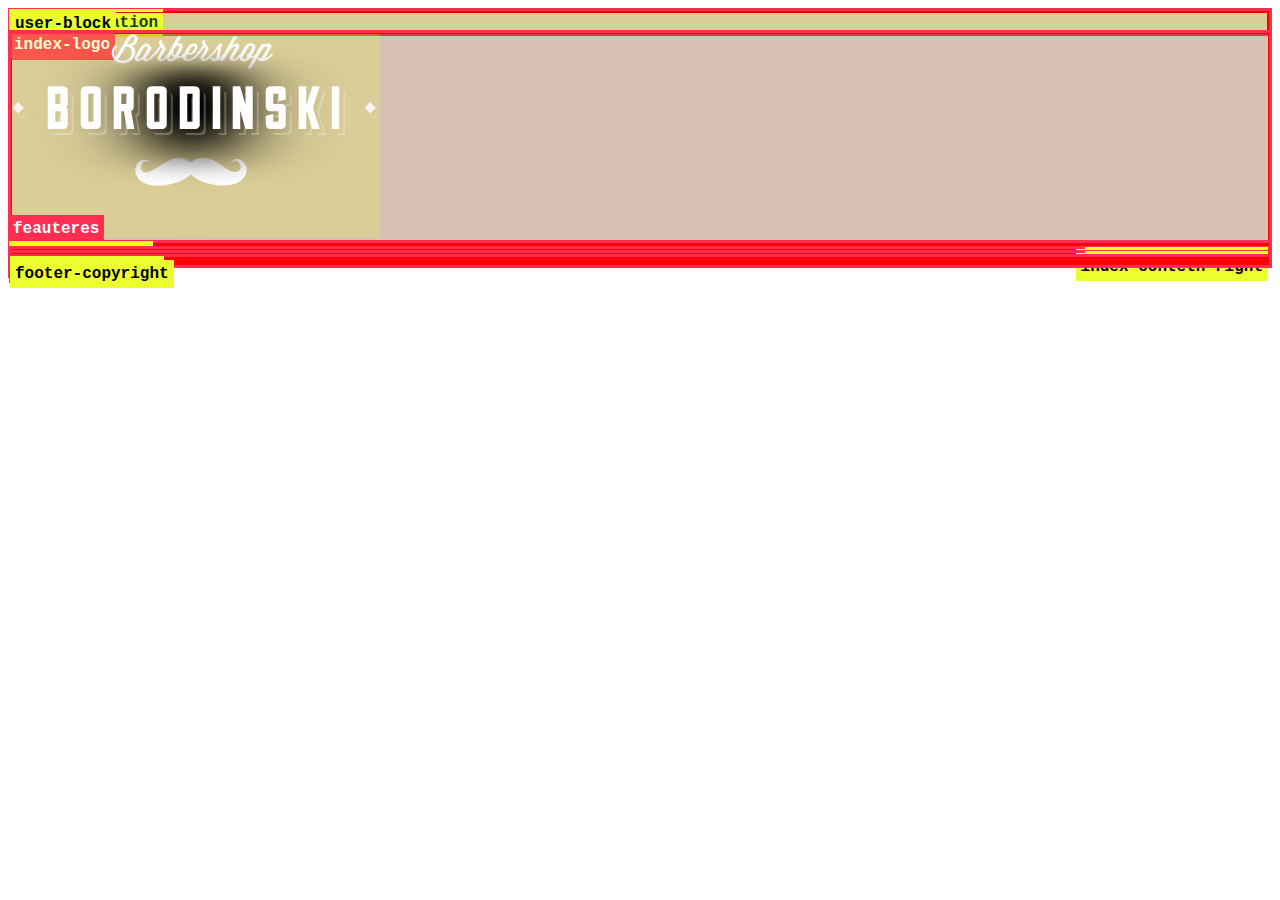
<file: Barbershop-site/index.html>
<!DOCTYPE html>
<html lang="ru">

<head>
  <meta charset="UTF-8">
  <title>Барбершоп «Бородинский»</title>
  <link rel="stylesheet" type="text/css" href="сss/style.css">
  <!--
  <link rel="stylesheet" type="text/css" href="сss/outline.css">
  --> 
  <link rel="stylesheet" type="text/css" href="сss/html-academy-highlight-grid.css">
  
</head>

<body>
  <header class="main-header">
    <div class="container clearfix">
      <nav class="main-navigation">
        <!--
        <ul>
          <li><a href="#">Информация</a></li>
          <li><a href="#">Новости</a></li>
          <li><a href="#">Прайс-лист</a></li>
          <li><a href="#">Магазин</a></li>
          <li><a href="#">Контакты</a></li>
        </ul>
        -->
      </nav>
      <div class="user-block"><a class="login" href="">Вход</a></div>
    </div>
  </header>

  <main class="container">
    <div class="index-logo">
      <img src="img/index-logo.png" width="368" height="204" alt="Барбершоп «Бородинский»">
    </div>
    <section class="feauteres clearfix">
      <div class="feauteres-item">
      <!--
      <b class="feautere-name">Быстро</b>
        <p>Мы&nbsp;делаем свою работу быстро! Два часа пролетят незаментно и&nbsp;вы&nbsp;&mdash; счастливый обладатель стильной стрижки-минутки!</p>
        -->
      </div>
      <div class="feauteres-item">
      <!--
        <b class="feautere-name">Курто</b>
        <p>Забудьте, как&nbsp;вы стриглись раньше. Мы&nbsp;сделаем&nbsp;из вас звезду футбола или кино! Во&nbsp;всяком случае внешне.</p>
        -->
      </div>
      <div class="feauteres-item">
      <!--
        <b class="feautere-name">Дорго</b>
        <p>Наши мастера&nbsp;&mdash; профессионалы своего дела и&nbsp;не&nbsp;могут строить дешево. К&nbsp;тому&nbsp;же, разве цена не&nbsp;дает определенный статус?</p>
      </div>
      -->
    </section>

    <section class="index-content clearfix">
      <div class="index-contetn-left">
      <!--
        <h2 class="index-content-title">Новости</h2>
        <ul class="news-preview">
          <li>
            <p>Нам наконец завезли Ягермайстер, теперь вы можете пропустить стаканчик во время стрижки</p>
            <time datetime="2016-01-18">18 января</time>
          </li>
          <li>
            <p>В нашей команде пополнение, Борис «Бритва» Стригунец, обладатель множества титулов и наград пополнил наши ряды</p>
            <time datetime="2016-01-18">18 января</time>
          </li>
        </ul>
        <button class="btn all-news" href="#">Все новости</button>
        -->
      </div>
      <div class="index-contetn-right">
      <!--
        <h2 class="index-content-title">Фотогалерея</h2>
        <div class="gallery">
          <figure class="gallery-content">
            <img src="img/photo1.png" width="286" height="164" alt="Барбершоп «Бородинский»">
            <button class="btn img-prew">Назад</button>
            <button class="btn img-next">Вперед</button>
          </figure>
        </div>
        -->
      </div>
    </section>

    <section class="index-content clearfix">
      <div class="index-contetn-left">
      <!--
        <h2 class="index-content-title">Контактная информация</h2>
        <p>
          Барбершоп «Бородинский»<br>
          Адрес: г. Санкт-Петербург, Б. Конюшенная, д. 19/8<br>
          Телефон: +7 (812) 666-02-66
        </p>

        <p>
         Время работы:<br> 
         ПН — ПТ: с 10:00 до 22:00<br> 
         СБ — ВС: с 10:00 до 19:00
       </p>
       <a class="btn" href="#">Как проехать</a>
       <a class="btn" href="#">Обратная связь</a>
       -->
     </div>
     <div class="index-contetn-right">
     <!--
      <h2 class="index-content-title">Записаться</h2>
      <p>Укажите желаемую дату и&nbsp;время и&nbsp;мы&nbsp;свяжемся с&nbsp;вами для подтверждения брони</p>
      <form action="https://echo.htmlacademy.ru" method="post">
        <input type="text" name="date" value="" placeholder="Дата">
        <input type="text" name="time" value="" placeholder="Время">
        <input type="text" name="name" value="" placeholder="Ваше имя">
        <input type="tel" name="phone" value="" placeholder="Телефон">
        <input class="btn" type="submit" value="Отправить">
      </form>
      -->
    </div>
  </section>
</main>

<footer class="main-footer">
  <div class="container">
    <div class="footer-contacts">
    <!--
      <p>
        Барбершоп «Бородинский»<br>
        Адрес: г. Санкт-Петербург, Б. Конюшенная, д. 19/8<br>
        <a href="#">Как нас найти?</a><br> 
        Телефон: +7 (812) 666-02-66
      </p> 
      --> 
    </div>
    <div class="footer-social">
    <!--
      <p>Давайте дружить!</p>
      <a class="social-btn social-btn-vk" href="#">Вконтакте</a>
      <a class="social-btn social-btn-fb" href="#">Фейсбук</a>
      <a class="social-btn social-btn-inst" href="#">Инстаграм</a>
      -->
    </div>
    <div class="footer-copyright">
    <!--
      <p>Разработано</p>
      <a class="btn" href="https://htmlacademy.ru">HTML Academy</a>
      -->
    </div>
  </div>
</footer>
</body>

</html>
</file>
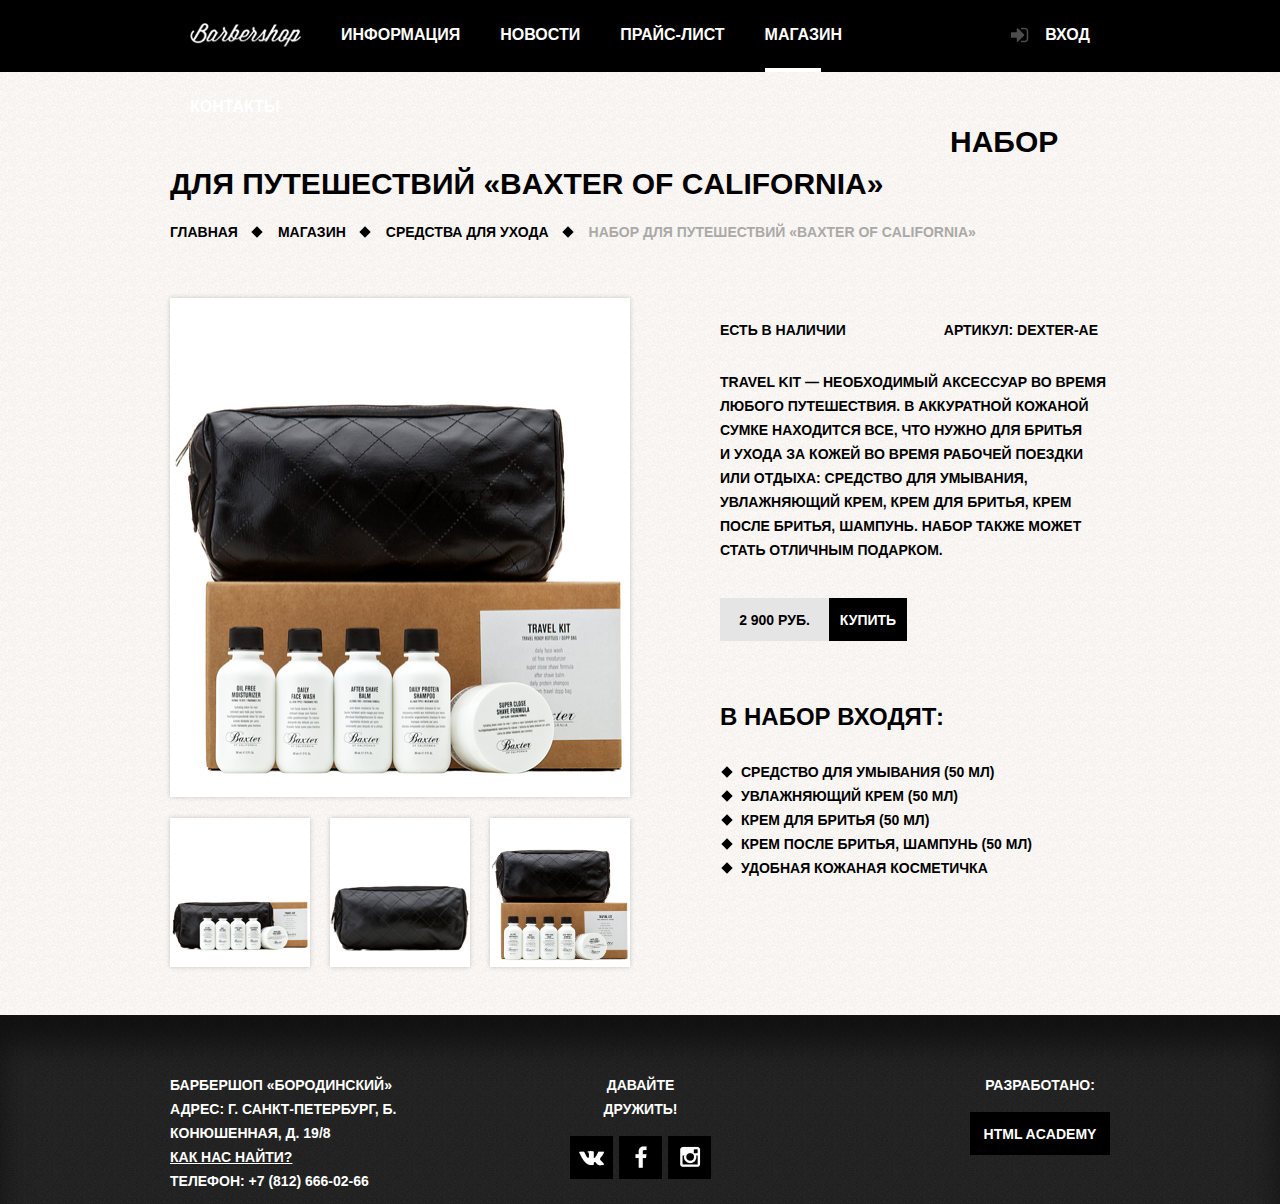
<file: Barbershop-site/item.html>
<!DOCTYPE html>
<html lang="ru">

<head>
  <meta charset="UTF-8">
  <title>Набор для путешествий</title>
  <link rel="stylesheet" type="text/css" href="сss/normalize.css">
  <link rel="stylesheet" type="text/css" href="сss/style-item.css">
  <!-- 
  <link rel="stylesheet" type="text/css" href="сss/html-academy-highlight-grid.css">
-->
</head>

<body>
  <header class="main-header">
    <div class="container">
      <nav class="main-navigation">
        <ul>
          <li><a class="header-logo" href="#"><img src="img/header-logo.png" width="111" height="24"></a></li>
          <li><a href="#">Информация</a></li>
          <li><a href="#">Новости</a></li>
          <li><a href="#">Прайс-лист</a></li>
          <li><a class="chosen" href="#">Магазин</a></li>
          <li><a href="#">Контакты</a></li>
        </ul>
      </nav>
      <div class="user-block"><a class="login" href="">Вход</a></div>
    </div>
  </header>

  <main>
    <div class="container">

      <h2>Набор для путешествий «Baxter of California»</h2>

      <div class="breadcrumbs">
        <ul>
          <li class="breadcrumbs-item"><a href="#">Главная</a></li>
          <li class="breadcrumbs-item"><a href="#">Магазин</a></li>
          <li class="breadcrumbs-item"><a href="#">Средства для ухода</a></li>
          <li class="chosen"><span>Набор для путешествий «Baxter of California»</span></li>
        </ul>
      </div>

      <section class="item clearfix">

        <div class="item-pictures">

          <img src="img/travel-kit-1.png" alt="Набор для путешествий «Baxter of California»" width="460" height="499">
          <img class="item-picture-small" src="img/travel-kit-2.png" alt="Набор для путешествий «Baxter of California»" width="140" height="149">
          <img class="item-picture-small" src="img/travel-kit-3.png" alt="Набор для путешествий «Baxter of California»" width="140" height="149">
          <img class="item-picture-small" src="img/travel-kit-1.png" alt="Набор для путешествий «Baxter of California»" width="140" height="149">

        </div>

        <div class="item-description">
          <div class="service-text clearfix">
            <b class="in-stock">Есть в наличии</b>
            <b class="article">Артикул: DEXTER-AE</b>
          </div>
          <p>
            Travel Kit&nbsp;&mdash; необходимый аксессуар во&nbsp;время любого путешествия. В&nbsp;аккуратной кожаной сумке находится все, что нужно для бритья и&nbsp;ухода за&nbsp;кожей во&nbsp;время рабочей поездки или отдыха: средство для умывания, увлажняющий крем, крем для бритья, крем после бритья, шампунь. Набор также может стать отличным подарком.
          </p>
          <div class="catalog-item-buy">
            <span class="catalog-item-price">2 900 руб.</span>
            <a href="#" class="btn btn-buy">Купить</a>
          </div>


          <section class="item-composition">
            
            <span class="item-composition-title">В набор входят:</span>
            <ul class="composition-list">
              <li class="composition-item">Средство для умывания (50 мл)</li>
              <li class="composition-item">Увлажняющий крем (50 мл)</li>
              <li class="composition-item">Крем для бритья (50 мл)</li>
              <li class="composition-item">Крем после бритья, шампунь (50 мл)</li>
              <li class="composition-item">Удобная кожаная косметичка</li>
            </ul>

          </section>
        </div>
      </section>
    </div>
  </main>

  <footer class="main-footer">
    <div class="container clearfix">
      <div class="footer-contacts">
        
       <p>
        Барбершоп «Бородинский»<br>
        Адрес: г. Санкт-Петербург, Б. Конюшенная, д. 19/8<br>
        <a href="#">Как нас найти?</a><br> 
        Телефон: +7 (812) 666-02-66
      </p>
      
    </div>
    <div class="footer-social">
      
      <p>Давайте дружить!</p>
      <!--<div class="soical-block">-->
      <a class="social-btn social-btn-vk" href="#">Вконтакте</a>
      <a class="social-btn social-btn-fb" href="#">Фейсбук</a>
      <a class="social-btn social-btn-inst" href="#">Инстаграм</a>
      <!-- </div> --> 
    </div>
    <div class="footer-copyright">
      
      <p>Разработано:</p>
      <a class="btn" href="https://htmlacademy.ru">HTML Academy</a>
      
    </div>
  </div>
</footer>
</body>

</html>
</file>
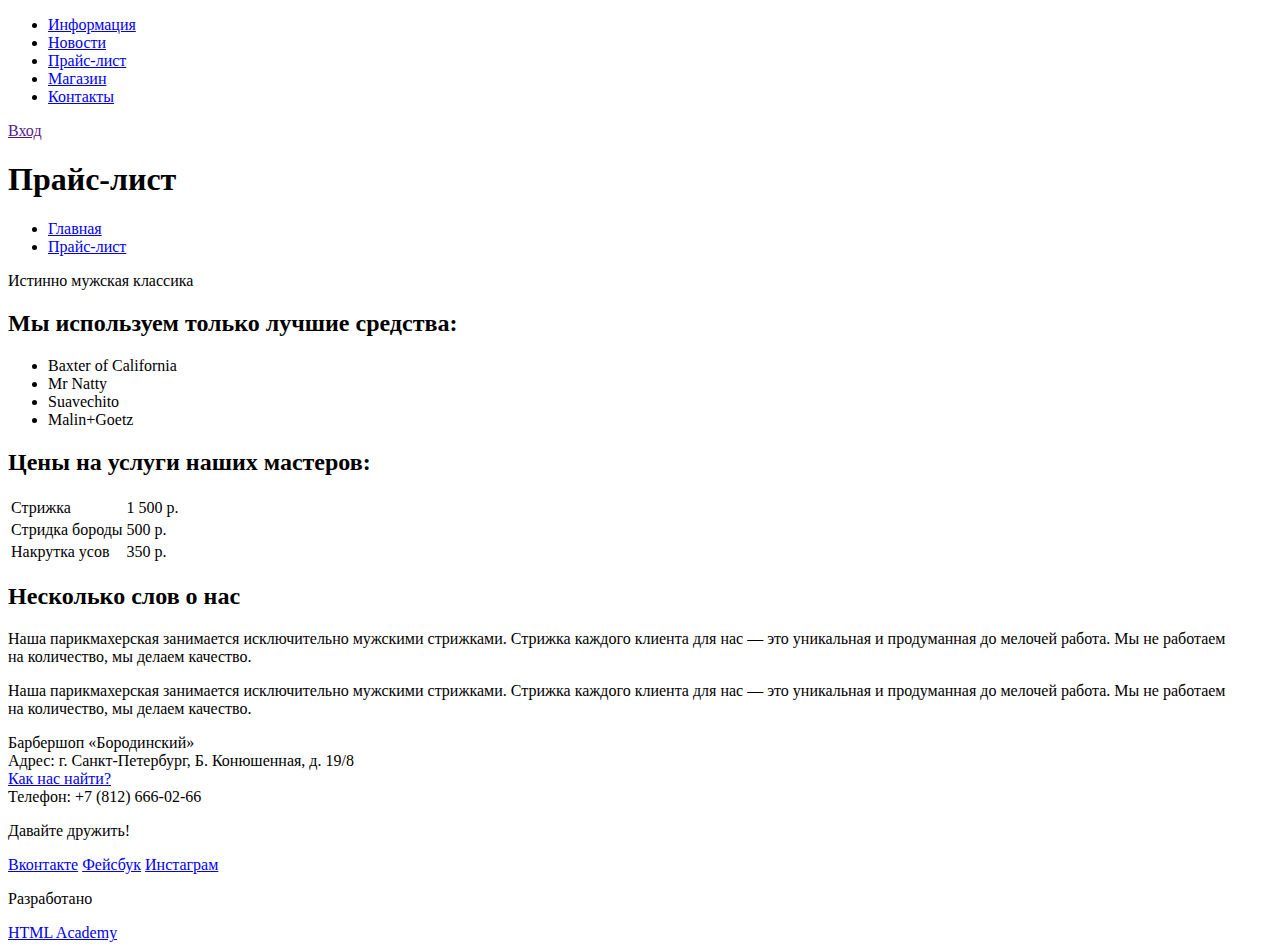
<file: Barbershop-site/price.html>
<!DOCTYPE html>
<html lang="ru">

<head>
	<meta charset="UTF-8">
	<title>Магазин. Брабершоп «Бородинский»</title>
</head>

<body>

	<header class="main-header">
		<div class="container">
			<nav class="main-navigation">
				<ul>
					<li><a href="#">Информация</a></li>
					<li><a href="#">Новости</a></li>
					<li><a href="#">Прайс-лист</a></li>
					<li><a href="#">Магазин</a></li>
					<li><a href="#">Контакты</a></li>
				</ul>
			</nav>
			<div class="user-block"><a class="login" href="">Вход</a></div>
		</div>
	</header>

	<main class="container">
		<div class="container">
			<h1>Прайс-лист</h1>
			<div class="navigation-tree">
				<ul>
					<li class="navigation-tree-item"><a href="#">Главная</a></li>
					<li class="navigation-tree-item chosen"><a href="#">Прайс-лист</a></li>
				</ul>
			</div>
			<p class="slogan">Истинно мужская классика</p>
			<section class="treatments">
				<h2>Мы используем только лучшие средства:</h2>
				<ul class="treatments-list">
					<li class="treatments-item">Baxter of California</li>
					<li class="treatments-item">Mr Natty</li>
					<li class="treatments-item">Suavechito</li>
					<li class="treatments-item">Malin+Goetz</li>
				</ul>
			</section>
			<section class="price">
				<h2>Цены на услуги наших мастеров:</h2>
				<table>
					<tr>
						<td>Стрижка</td>
						<td>1 500 р.</td>
					</tr>
					<tr>
						<td>Стридка бороды</td>
						<td>500 р.</td>
					</tr>
					<tr>
						<td>Накрутка усов</td>
						<td>350 р.</td>
					</tr>
				</table>
			</section>
			<section class="about-us">
				<h2>Несколько слов о нас</h2>
				<div class="left-column">
					<p>Наша парикмахерская занимается исключительно мужскими стрижками. Стрижка каждого клиента для нас&nbsp;&mdash; это уникальная и&nbsp;продуманная до&nbsp;мелочей работа. Мы&nbsp;не&nbsp;работаем на&nbsp;количество, мы&nbsp;делаем качество.</p>
				</div>
				<div class="right-column">
					<p>Наша парикмахерская занимается исключительно мужскими стрижками. Стрижка каждого клиента для нас&nbsp;&mdash; это уникальная и&nbsp;продуманная до&nbsp;мелочей работа. Мы&nbsp;не&nbsp;работаем на&nbsp;количество, мы&nbsp;делаем качество.</p>
				</div>
			</section>
			<footer class="main-footer">
				<div class="container">
					<div class="footer-contacts">
						<p>
							Барбершоп «Бородинский»<br>
							Адрес: г. Санкт-Петербург, Б. Конюшенная, д. 19/8<br>
							<a href="#">Как нас найти?</a><br> 
							Телефон: +7 (812) 666-02-66
						</p>  
					</div>
					<div class="footer-social">
						<p>Давайте дружить!</p>
						<a class="social-btn social-btn-vk" href="#">Вконтакте</a>
						<a class="social-btn social-btn-fb" href="#">Фейсбук</a>
						<a class="social-btn social-btn-inst" href="#">Инстаграм</a> 
					</div>
					<div class="footer-copyright">
						<p>Разработано</p>
						<a class="btn" href="https://htmlacademy.ru">HTML Academy</a>
					</div>
				</div>
			</footer>
		</body>

		</html>
</file>
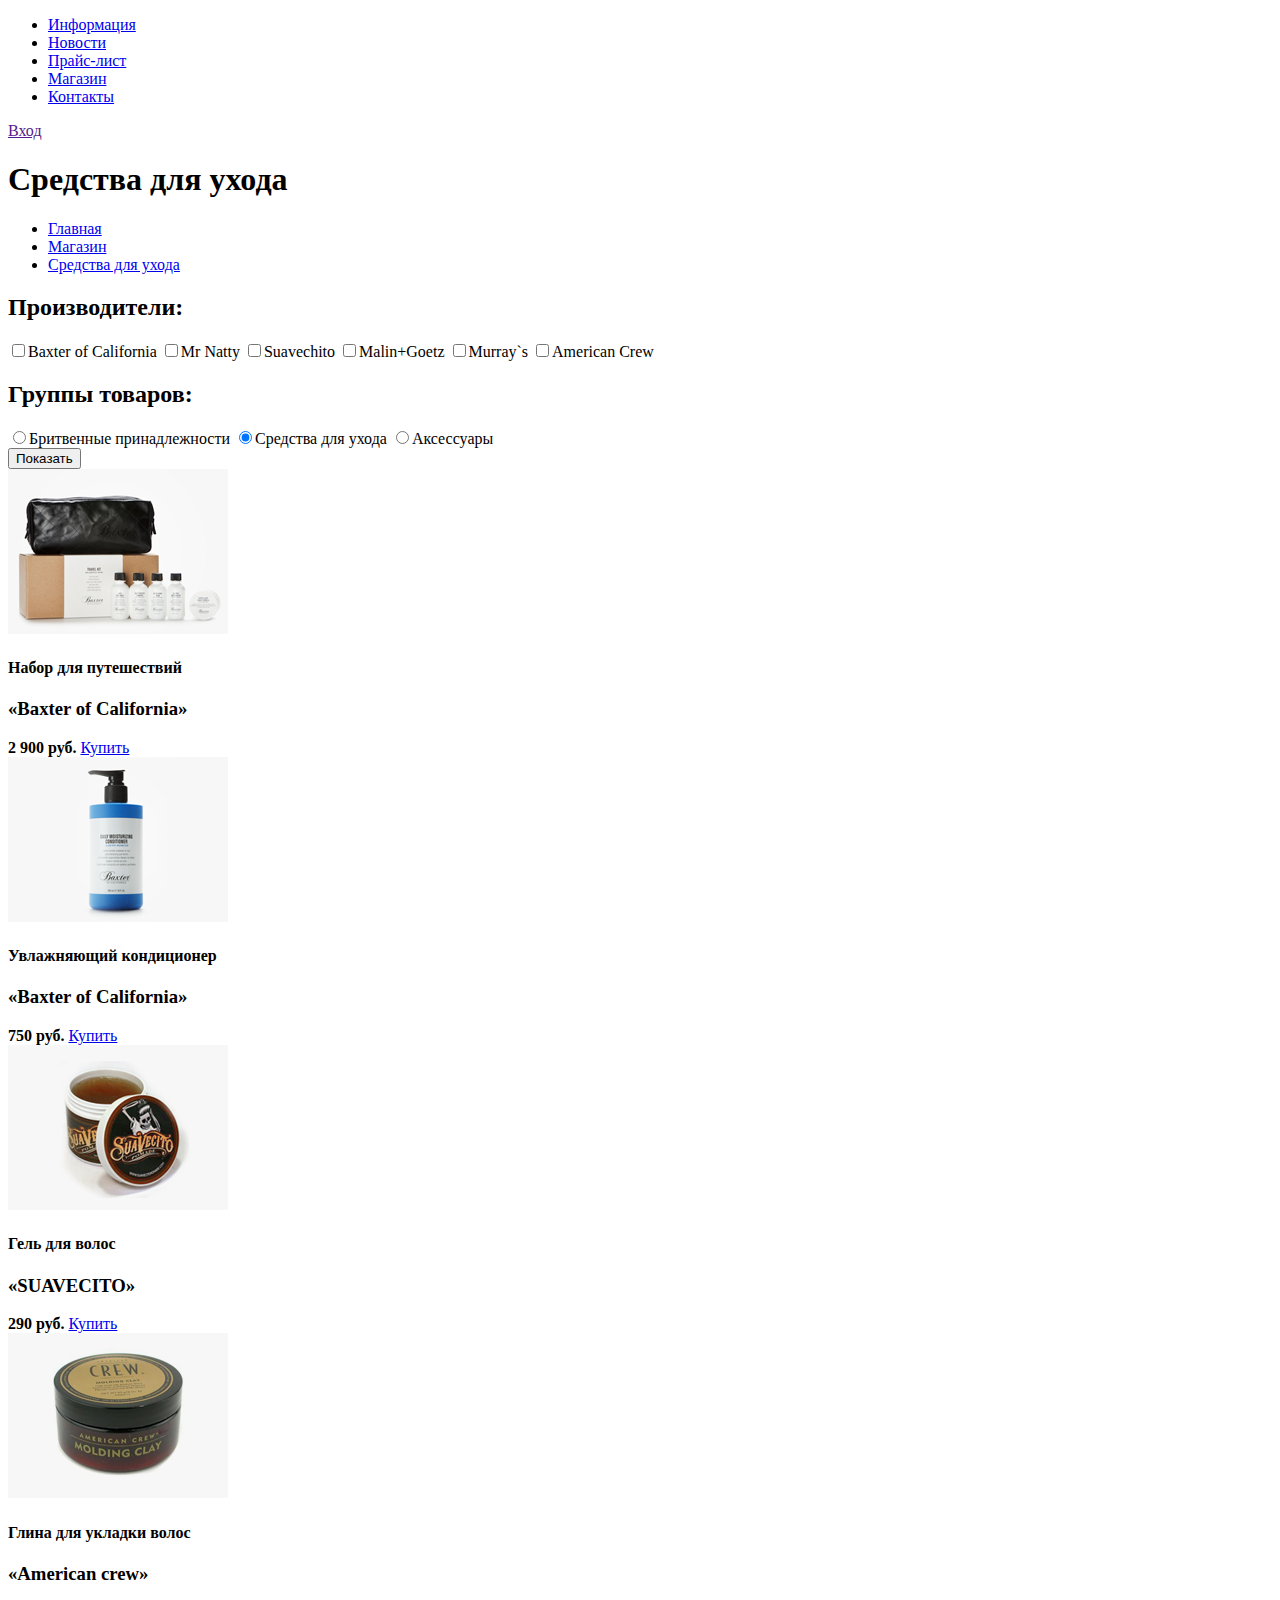
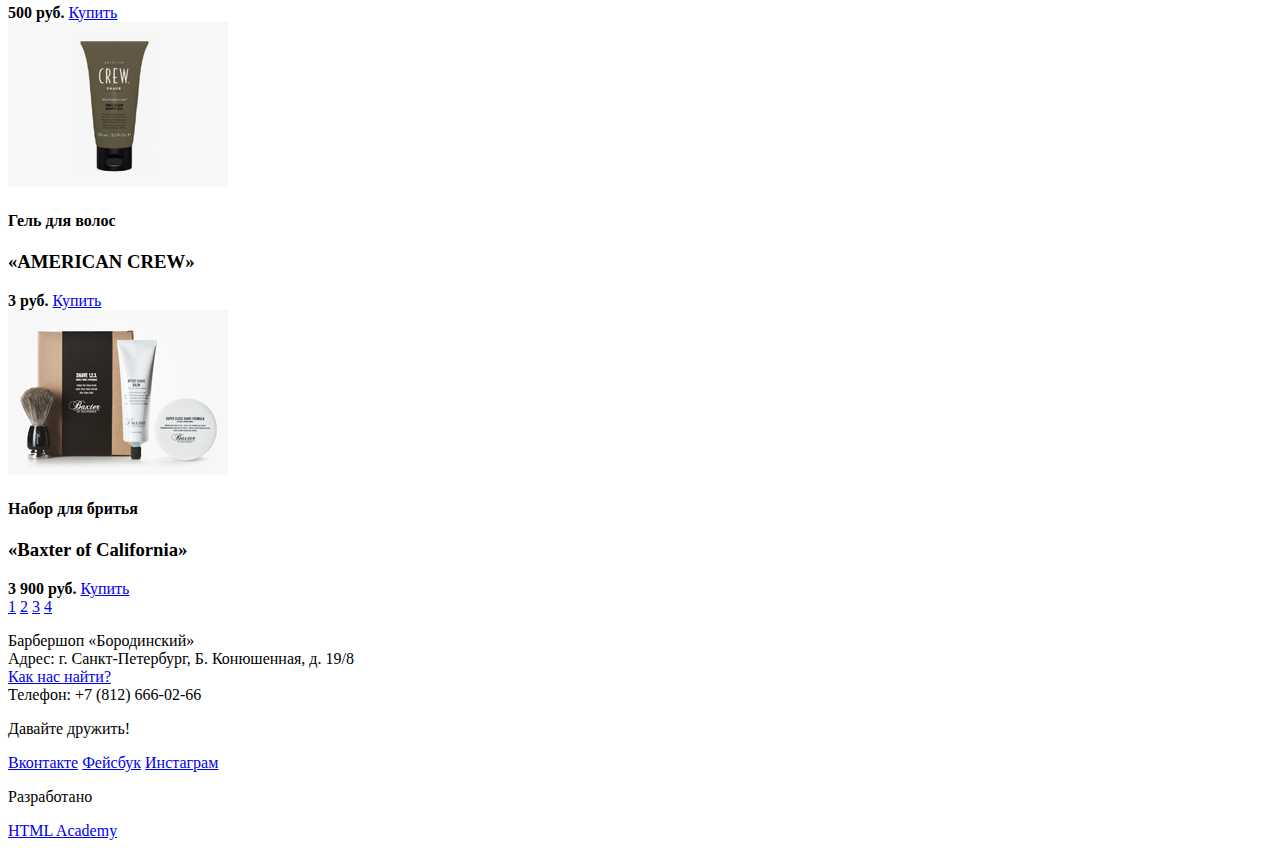
<file: Barbershop-site/shop.html>
<!DOCTYPE html>
<html lang="ru">

<head>
	<meta charset="UTF-8">
	<title>Магазин. Брабершоп «Бородинский»</title>
</head>

<body>

	<header class="main-header">
		<div class="container">
			<nav class="main-navigation">
				<ul>
					<li><a href="#">Информация</a></li>
					<li><a href="#">Новости</a></li>
					<li><a href="#">Прайс-лист</a></li>
					<li><a href="#">Магазин</a></li>
					<li><a href="#">Контакты</a></li>
				</ul>
			</nav>
			<div class="user-block"><a class="login" href="">Вход</a></div>
		</div>
	</header>

	<main class="container">
		<div class="container">
			<h1>Средства для ухода</h1>
			<div class="navigation-tree">
				<ul>
					<li class="navigation-tree-item"><a href="#">Главная</a></li>
					<li class="navigation-tree-item"><a href="#">Магазин</a></li>
					<li class="navigation-tree-item chosen"><a href="#">Средства для ухода</a></li>
				</ul>
			</div>
			<div class="catalog-settings">
				<section class="manufacturers">
					<form action="https://echo.htmlacademy.ru" method="get">
						<h2>Производители:</h2>
						<label><input type="checkbox" name="Baxter_of_California" value="Baxter of California">Baxter of California</label>
						<label><input type="checkbox" name="Mr_Natty" value="Mr Natty">Mr Natty</label>
						<label><input type="checkbox" name="Suavechito" value="Suavechito">Suavechito</label>
						<label><input type="checkbox" name="Malin_Goetz" value="Malin+Goetz">Malin+Goetz</label>
						<label><input type="checkbox" name="Murrays" value="Murray`s">Murray`s</label>
						<label><input type="checkbox" name="American_Crew" value="American Crew">American Crew</label>
					</form>
				</section>
				<section class="goods-group">
					<form action="https://echo.htmlacademy.ru" method="get">
						<h2>Группы товаров:</h2>
						<label><input type="radio" name="goods-group" value="Бритвенные принадлежности">Бритвенные принадлежности</label>
						<label><input type="radio" name="goods-group" value="Средства для ухода" checked>Средства для ухода</label>
						<label><input type="radio" name="goods-group" value="Аксессуары">Аксессуары</label>
					</form>
				</section>
				<button class="btn">Показать</button>
			</div>
			<section class="catalog">
				<article class="catalog-item">
					<img src="img/catalog-item-1.png" alt="Набор для путешествий «Baxter of California»" width="220" height="165">
					<h4>Набор для путешествий</h4>
					<h3>«Baxter of California»</h3>
					<b class="catalog-item-price">2 900 руб.</b>
					<a href="#" class="btn btn-buy">Купить</a>
				</article>
				<article class="catalog-item">
					<img src="img/catalog-item-2.png" alt="Увлажняющий кондиционер «Baxter of California»" width="220" height="165">
					<h4>Увлажняющий кондиционер</h4>
					<h3>«Baxter of California»</h3>
					<b class="catalog-item-price">750 руб.</b>
					<a href="#" class="btn btn-buy">Купить</a>
				</article>
				<article class="catalog-item">
					<img src="img/catalog-item-3.png" alt="Гель для волос «SUAVECITO»" width="220" height="165">
					<h4>Гель для волос</h4>
					<h3>«SUAVECITO»</h3>
					<b class="catalog-item-price">290 руб.</b>
					<a href="#" class="btn btn-buy">Купить</a>
				</article>
				<article class="catalog-item">
					<img src="img/catalog-item-4.png" alt="Глина для укладки волос «American crew»" width="220" height="165">
					<h4>Глина для укладки волос</h4>
					<h3>«American crew»</h3>
					<b class="catalog-item-price">500 руб.</b>
					<a href="#" class="btn btn-buy">Купить</a>
				</article>
				<article class="catalog-item">
					<img src="img/catalog-item-5.png" alt="Гель для волос «AMERICAN CREW»" width="220" height="165">
					<h4>Гель для волос</h4>
					<h3>«AMERICAN CREW»</h3>
					<b class="catalog-item-price">3 руб.</b>
					<a href="#" class="btn btn-buy">Купить</a>
				</article>
				<article class="catalog-item">
					<img src="img/catalog-item-6.png" alt="Набор для бритья «Baxter of California»" width="220" height="165">
					<h4>Набор для бритья</h4>
					<h3>«Baxter of California»</h3>
					<b class="catalog-item-price">3 900 руб.</b>
					<a href="#" class="btn btn-buy">Купить</a>
				</article>
				<div class="paginator">
					<a class="btn" href="#">1</a>
					<a class="btn chosen" href="#">2</a>
					<a class="btn" href="#">3</a>
					<a class="btn" href="#">4</a>
				</div>
			</section>
		</div>
	</main>

	<footer class="main-footer">
		<div class="container">
			<div class="footer-contacts">
				<p>
					Барбершоп «Бородинский»<br>
					Адрес: г. Санкт-Петербург, Б. Конюшенная, д. 19/8<br>
					<a href="#">Как нас найти?</a><br> 
					Телефон: +7 (812) 666-02-66
				</p>  
			</div>
			<div class="footer-social">
				<p>Давайте дружить!</p>
				<a class="social-btn social-btn-vk" href="#">Вконтакте</a>
				<a class="social-btn social-btn-fb" href="#">Фейсбук</a>
				<a class="social-btn social-btn-inst" href="#">Инстаграм</a> 
			</div>
			<div class="footer-copyright">
				<p>Разработано</p>
				<a class="btn" href="https://htmlacademy.ru">HTML Academy</a>
			</div>
		</div>
	</footer>
</body>

</html>
</file>
<file: Barbershop-site/сss/style.css>
div {
	border: 1px solid red;
}
</file>
<file: Barbershop-site/сss/outline.css>
/* BORDER
div,
nav,
section,
ul {
	border-width: 2px !important;
	border-style: solid;
}

div {
	border-color: rgb(251,192,45) !important;
	background-color: rgba(251,192,45,0.3);
}

nav {
	border-color: rgb(197,17,98) !important;
	background-color: rgba(197,17,98,0.3);
}	

section {
	border-color: rgb(98,0,234) !important;
	background-color: rgba(98,0,234,0.3);
}

li {
	border-color: rgb(174,234,0) !important;
	background-color: rgba(174,234,0,0.3);
}

b {
	border-color: rgb(0,191,165) !important;
	background-color: rgba(0,191,165,0.3);
}
*/


/* OUTLINE */
div,
nav,
section,
li,
img,
figure,
header, main, footer
b {
	outline-width: 3px !important;
	outline-style: solid;
	outline-offset: -3px;
}

div {
	outline-color: rgb(251,192,45) !important;
	background-color: rgba(251,192,45,0.3);
}

nav {
	outline-color: rgb(197,17,98) !important;
	background-color: rgba(197,17,98,0.3);
}	

section {
	outline-color: rgb(98,0,234) !important;
	background-color: rgba(98,0,234,0.3);
}

li {
	outline-color: rgb(174,234,0) !important;
	background-color: rgba(174,234,0,0.3);
}

b {
	outline-color: rgb(0,191,165) !important;
	background-color: rgba(0,191,165,0.3);
}

figure {
	outline-color: rgb(0,191,165) !important;
	background-color: rgba(0,191,165,0.3);
}

img {
	outline-color: rgb(0,191,165) !important;
	background-color: rgba(0,191,165,0.3);
}

header,
main,
footer {
	outline-color: rgb(98,0,234) !important;
	background-color: rgba(98,0,234,0.3);
}
</file>
<file: Barbershop-site/сss/html-academy-highlight-grid.css>
body {
	padding: 3px;
}

body > *,
body > * > *,
body > * > * > * {
	position: relative;
}

body > *::before,
body > * > *::before,
body > * > * > *::before {
	content: "";
	position: absolute;

	height: 24px;
	padding: 2px 5px;

	font-weight: bold;
	font-size: 16px;
	line-height: 24px;
	font-family: "Courier New", monotype;
	white-space: nowrap;
}

body > * ::before {
	top: -3px;
	left: -3px;
}

body > * > *::before {
	top: -3px;
	left: -3px;
}

body > * > * > *::before {
	top: -3px;
	left: -3px;
}

body > * {
	background: rgba(0, 128, 0, 0.2);
	box-shadow: 0 0 0 3px green;
}

body > * ::before {
	color: white;
	background: green;
}

body > * > * {
	background: rgba(255, 45, 82, 0.2);
	box-shadow: 0 0 0 3px rgb(255, 45, 82);
}

body > * > *::before {
	color: white;
	background: rgb(255, 45, 82);
}

body > * > * > * {
	background: rgba(234, 255, 45, 0.2);
	box-shadow: insert 0 0 0 2px rgb(234, 255, 45);
}

body > * > * > *::before {
	color: black;
	background: rgb(234, 255, 45);
}

.main-header::before {
	content: ".main-header";
}

.container::before {
	content: ".container";
}

.main-header .container::before {
	top: auto;
	bottom: -28px;
}

.main-navigation::before {
	content: "main-navigation";
}

.user-block::before {
	content: "user-block";
}

.index-logo::before {
	content: "index-logo";
}

.feauteres::before {
	content: "feauteres";
	top: -28px;
}

.feauteres-item::before {
	content: "feauteres-item";
}

.index-content.::before {
	content: "index-content";
}

.index-contetn-left::before {
	content: "index-contetn-left";
	left: auto;
	right: 0;
}

.index-contetn-right::before {
	content: "index-contetn-right";
	left: auto;
	right: 0;
}

.main-footer::before {
	content: "main-footer";
}

.footer-contacts::before {
	content: "footer-contacts";
}

.footer-social::before {
	content: "footer-social";
}

.footer-copyright::before {
	content: "footer-copyright";
}

/*
.::before {
	content: "";
}
*/
</file>
<file: Barbershop-site/сss/style-item.css>
html,
body {
	min-width: 960px;
	margin: 0;
	padding: 0;
}

html {
	background-image: url("../img/barbershop-item.png");
	background-repeat: no-repeat;	

	background-repeat: no-repeat;	
	background-position: center top;
	background-color: #000000;
	font-family: 'PT Sans Narrow', 'Tahoma', sans-serif;
	font-weight: 700;
	font-size: 14px;
	line-height: 24px;
	text-transform: uppercase;
	color: #ffffff;
}

/*
	background-color: #000000;
*/

.clearfix::after {
    content: "";
    display: table;
    clear: both;
}

.container {
	width: 940px;
	margin: 0;
	margin-left: auto;
	margin-right: auto;
	padding-right: 10px;
	padding-left: 10px;
}

/* КНОПКИ */

.btn {
	display: inline-block;
	box-sizing: border-box;
	height: 43px;
	padding: 10px;
	width: 140px;
	/*
	font-family: 'PT Sans Narrow', 'Tahoma', sans-serif;
	font-weight: 700;
	font-size: 14px;
	line-height: 24px;
	text-transform: uppercase;
	*/
	font: inherit;
	line-height: inherit;
	text-transform: inherit;
	text-decoration: none;

	text-align: center;
	vertical-align: top;

	margin-right: 20px;

	color: #ffffff;
	background-color: #000000;
	border: none;
	outline: none;
	cursor: pointer;
}

.btn:last-child {
	margin-right: 0;
}

.btn:hover,
.btn:active {
	background-color: #6b431c;
}

.btn.disabled,
.btn:disabled {
	cursor: default;
	opacity: 0.5;
}

.btn.disabled:hover,
.btn:disabled:hover {
	background-color: #000000;
}

/* HEADER */

.main-header {
	min-height: 72px;
	background: #000000;
	color: #ffffff;
}

.main-navigation {
	width: 780px;
	float: left;
}

.main-navigation ul {
	margin: 0;
	padding: 0;

	list-style: none;
	font-size: 0;
}

.main-navigation li {
	display: inline-block;
	vertical-align: top;
}

.main-navigation a {
	color: #ffffff;
	text-decoration: none;

	font-size: 16px;
	line-height: 20px;

	display: block;
	padding-top: 25px;
	padding-bottom: 27px;
	padding-left: 20px;
	padding-right: 20px;
}

.main-navigation a:hover {
	background-color: #242424;
}

.main-navigation .header-logo {
	padding-top: 23px;
	padding-bottom: 19px;
}

.main-navigation .chosen {
	position: relative;
}

.main-navigation .chosen::after {
	position: absolute;
	content: "";
	width: 56px;
	height: 4px;
	background-color: #ffffff;
	bottom: 0;
	left: 20px;
}

.user-block {
	display: inline-block;
	vertical-align: top;
	max-width: 140px;
	float: right;
}

.user-block a {
	display: block;
	color: #ffffff;
	text-decoration: none;
	position: relative;

	font-size: 16px;
	line-height: 20px;

	padding-top: 25px;
	padding-bottom: 27px;
	padding-right: 20px;
	padding-left: 50px;
}

.user-block a:hover {
	background-color: #242424;
}

.user-block a::before {
	content: "";
	position: absolute;
	background: url("../img/barbershop-index-sprites.png") -10px -10px;
	opacity: 0.3;

	top: 27px;
	left: 16px;

	width: 18px;
	height: 16px;
}

.user-block a:hover::before {
	opacity: 1.0;
}

/* MAIN */
main {
	padding-top: 49px;
	color: #000000;
	
	
	background:	#000000 url("../img/pattern-white.gif");
	

	padding-bottom: 47px;
}

h2 {
	margin: 0;
	padding: 0;
	font-size: 30px;
	line-height: 42px;
}

.breadcrumbs {
	margin-top: 15px;
	margin-bottom: 54px;
}

.breadcrumbs ul {
	padding: 0;
	margin: 0;
	display: flex;
	flex-wrap: nowrap;
	list-style: none;
	height: 24px;
}

.breadcrumbs-item a {
	color: #000000;
	text-decoration: none;
}

.breadcrumbs-item {
	margin-right: 40px;
	position: relative;
}

.breadcrumbs-item::after {
	content: "";
	display: inline-flex;
	width: 8px;
	height: 8px;
	background-color: #000000;
	position: absolute;
	margin-left: 15px;
	margin-top: 8px;
	transform: rotate(45deg);
}

.breadcrumbs .chosen {
	color: #aba9a7;
}


.item-pictures {
	width: 460px;
	display: flex;
	flex-wrap: wrap;
	justify-content: space-between;

	float: left;
	min-height: 670px;
	margin-right: 90px;
	
}

.item-pictures img {
	box-shadow: 0 0 5px 0 rgba(0, 1, 1, 0.2);
}

.item-pictures img:first-of-type {
	margin-bottom: 20px;
}

.item-description {
	float: left;
	width: 390px;

	padding-top: 20px;
}

.item-description .in-stock {
	float: left;
}

.item-description .article {
	float: right;
	margin-right: 12px;
}

.item-description p {
	margin-top: 28px;
	margin-bottom: 36px;
}

.catalog-item-buy {
	display: inline-flex;
	margin-bottom: 60px;
}

.catalog-item-price {
	box-sizing: border-box;
	width: 109px;
	height: 43px;

	font: inherit;
	line-height: inherit;
	text-transform: inherit;
	text-decoration: none;

	text-align: center;

	padding: 10px;
	color: #000000;
	background-color: #e5e5e5;
	border: none;
	outline: none;
}

.catalog-item-buy .btn-buy {
	width: 78px;
}

.item-composition-title {
	font-size: 24px;
	line-height: 32px;

}

.composition-list {
	margin-top: 27px;
	list-style: none;
	padding: 0px;
}

.composition-list li {
	position: relative;
	padding-left: 21px;
}

.composition-list li::before {
	content: "";
	display: inline-flex;
	width: 8px;
	height: 8px;
	background-color: #000000;
	position: absolute;
	transform: rotate(45deg);

	top: 8px;
	left: 3px;
}

/* FOOTER */
.main-footer {
	box-sizing: border-box;	
	min-height:	189px;
	padding-top: 58px;
	
	background: #232323 url("../img/pattern-black.gif");
	color: #ffffff;
	position: relative;

	box-shadow: inset 0px 30px 30px 0px rgba(0, 0, 0, 0.5);
}

.footer-contacts {
	width: 320px;
	float: left;
	margin-right: 80px; 
}

.main-footer p {
	padding: 0;
	margin: 0;
}

.footer-contacts a {
	color: #ffffff;
}

.footer-contacts a:hover {
	text-decoration: none;
}

.footer-social {
	display: flex;
	width: 141px;
	float: left;
	text-align: center;
	flex-wrap: wrap;
	justify-content: space-between;
}

.footer-social p {
	margin-bottom: 15px;
	display: block;
	width: 100%;
}

.social-btn {
	background: #000000;
	width: 43px;
	height: 43px;
	font-size: 0;
	text-decoration: none;
}

.social-btn:hover {
	background-color: #ffffff;
}

.social-btn-vk {
	   width: 43px; height: 43px;
    background: url("../img/barbershop-index-sprites.png") -10px -298px;
}

.social-btn-fb {
	width: 43px; height: 43px;
	background: url("../img/barbershop-index-sprites.png") -10px -46px;
}

.social-btn-inst {
	width: 43px; height: 43px;
	background: url("../img/barbershop-index-sprites.png") -10px -172px;
}

.social-btn-vk:hover {
	width: 43px; height: 43px;
	background: url("../img/barbershop-index-sprites.png") -10px -361px;
}

.social-btn-fb:hover {
	width: 43px; height: 43px;
	background: url("../img/barbershop-index-sprites.png") -10px -109px;
}

.social-btn-inst:hover {
	width: 43px; height: 43px;
	background: url("../img/barbershop-index-sprites.png") -10px -235px;
}


.footer-copyright {
	min-width: 140px;
	float: right;
}

.footer-copyright p {
	margin-bottom: 15px;
	text-align: center;
}

.footer-copyright .btn {
	margin: 0;
}
</file>
